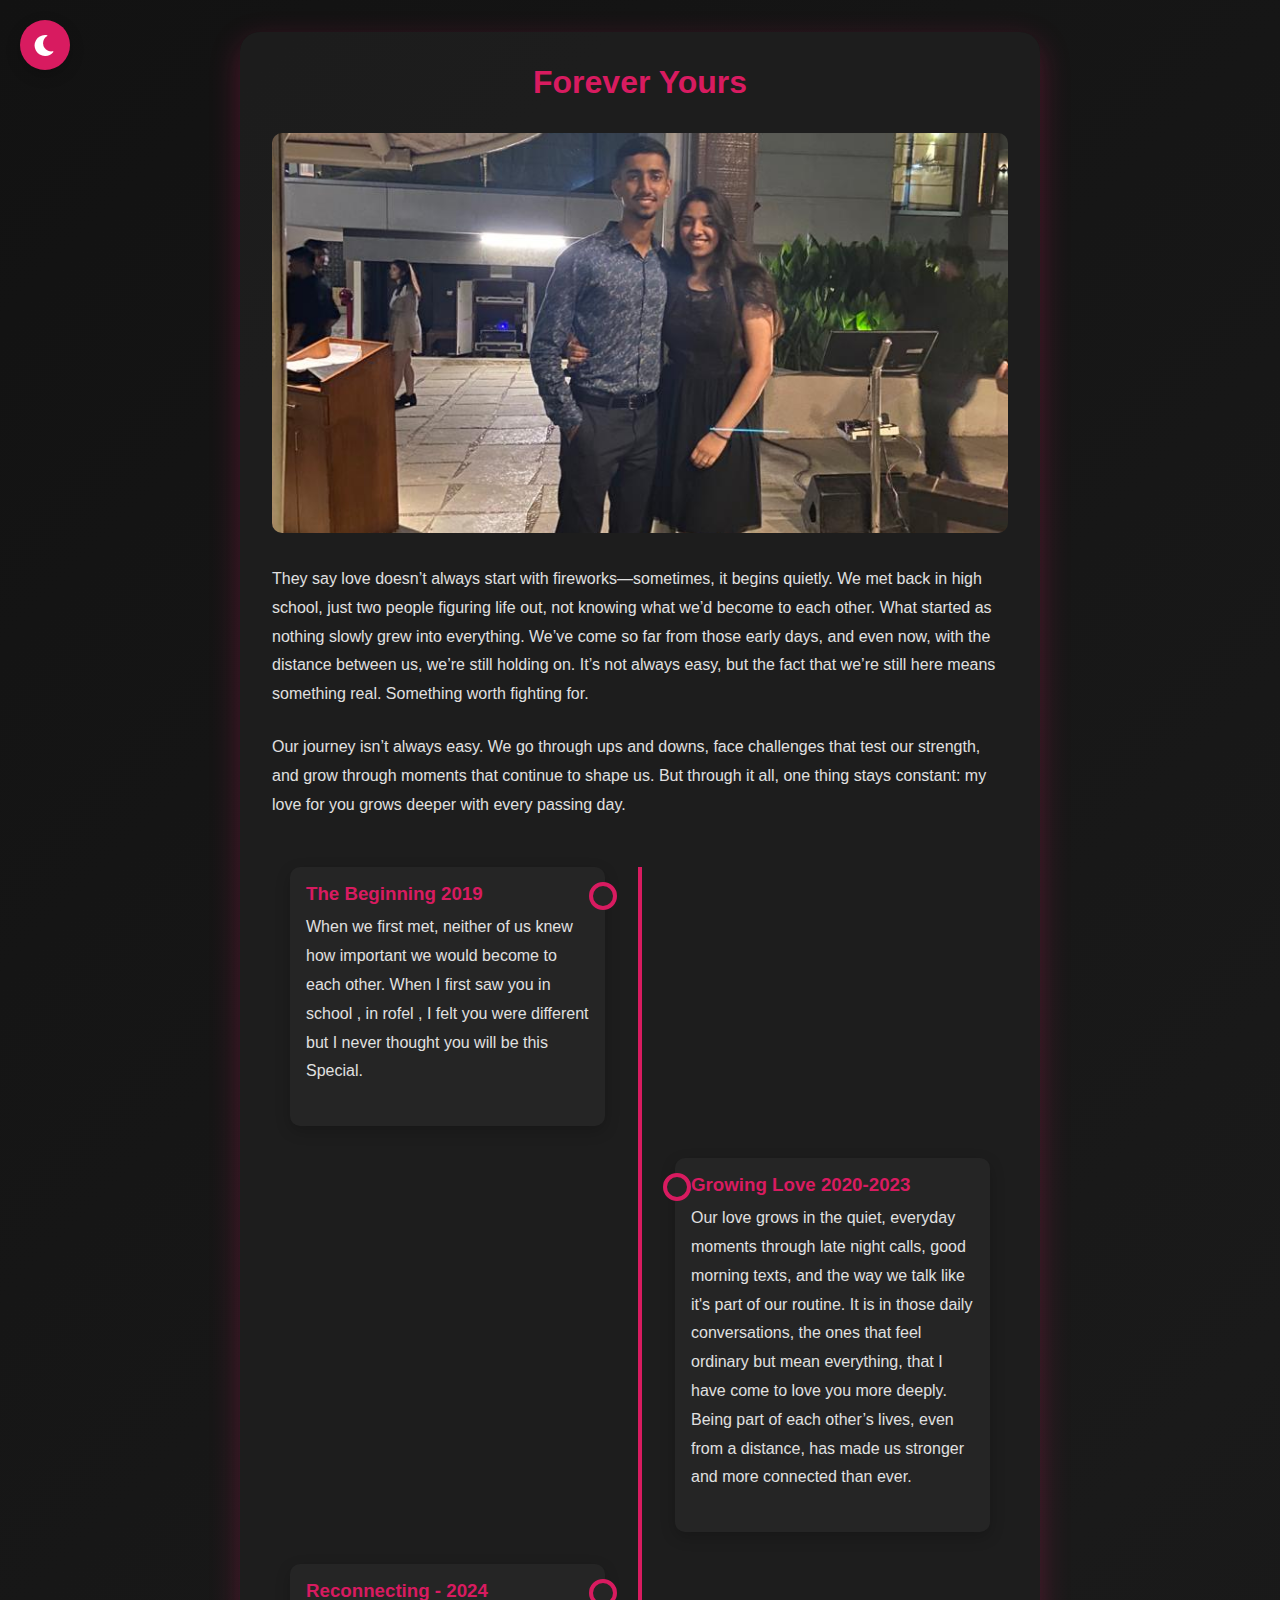
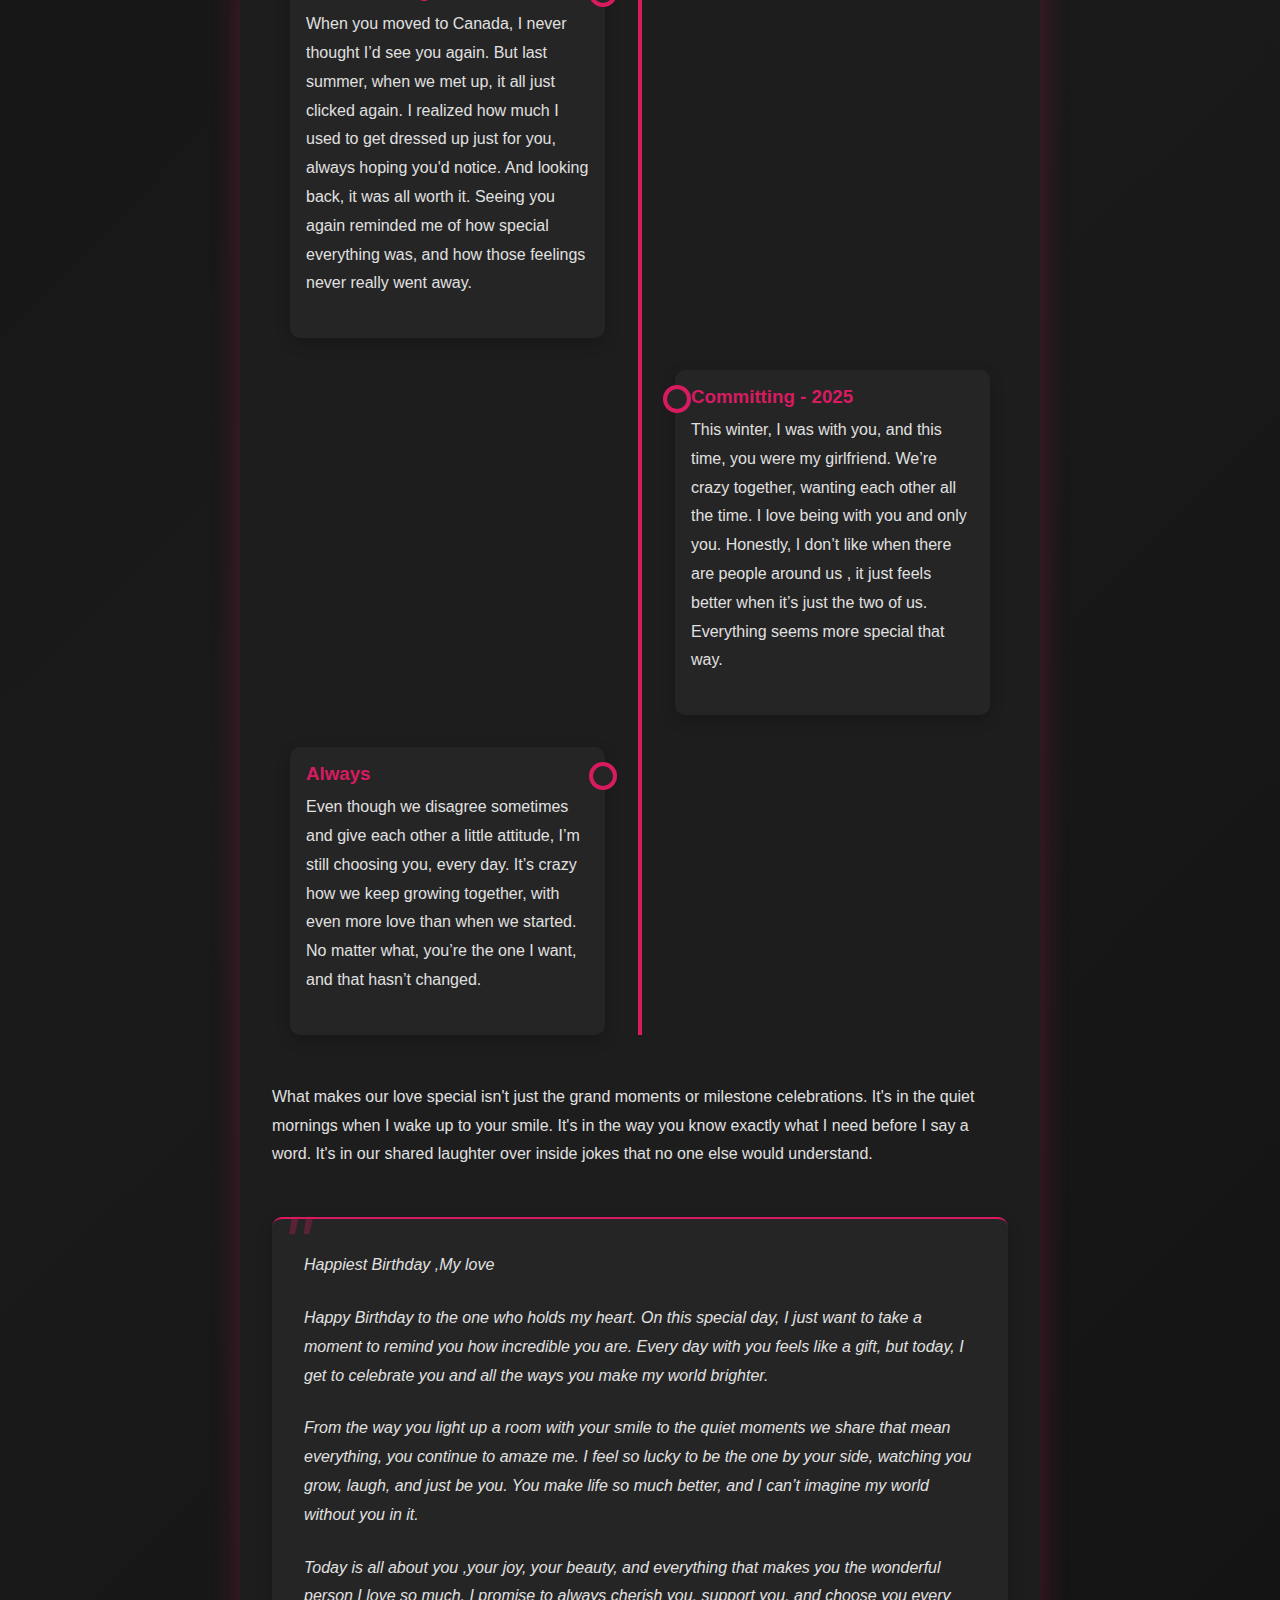
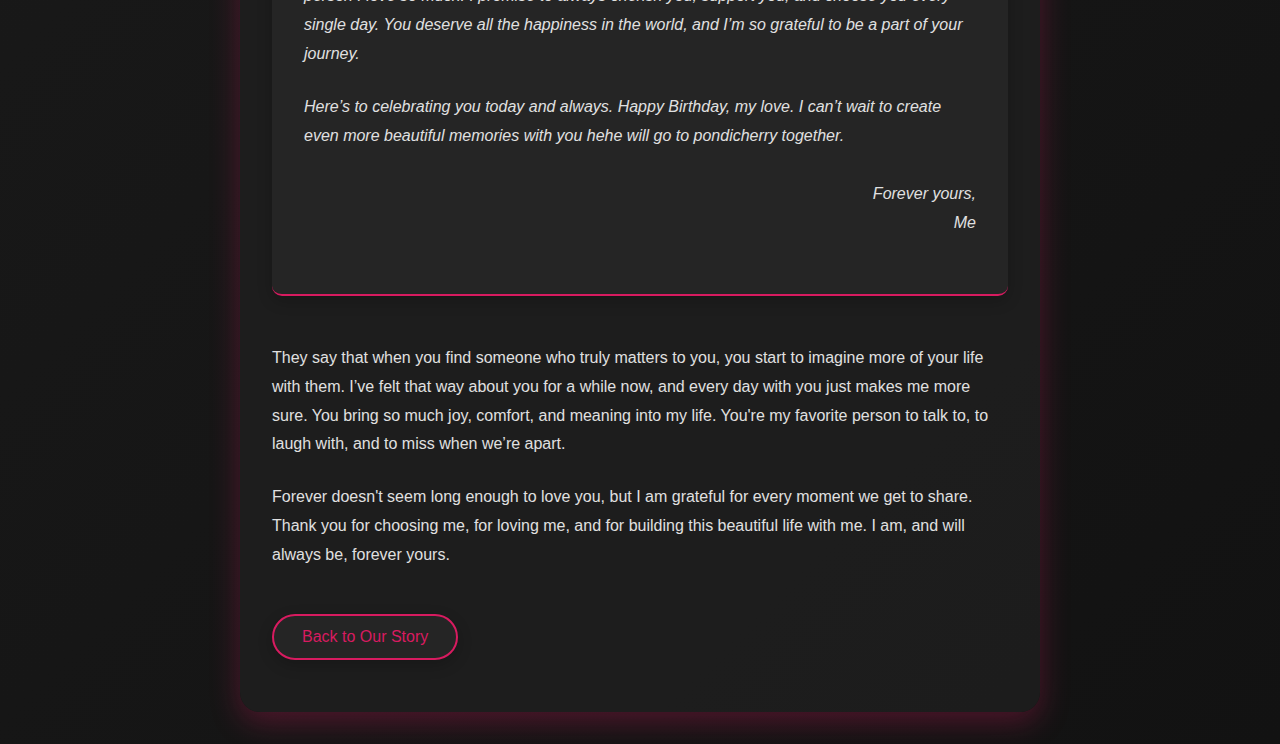
<file: forever-yours.html>
<!DOCTYPE html>
<html lang="en">

<head>
    <meta charset="UTF-8">
    <meta name="viewport" content="width=device-width, initial-scale=1.0">
    <link rel="stylesheet" href="https://cdnjs.cloudflare.com/ajax/libs/font-awesome/6.0.0/css/all.min.css">

    <title>Forever Yours</title>
    <style>
        * {
            margin: 0;
            padding: 0;
            box-sizing: border-box;
            font-family: 'Segoe UI', Tahoma, Geneva, Verdana, sans-serif;
            transition: background-color 0.3s ease, color 0.3s ease, border-color 0.3s ease, box-shadow 0.3s ease;
        }

        :root {
            /* Dark Theme Colors */
            --dark-bg-gradient: linear-gradient(135deg, #121212, #1a1a1a, #121212);
            --dark-container-bg: rgba(30, 30, 30, 0.9);
            --dark-text: #f1f3f5;
            --dark-secondary-text: #e0e0e0;
            --dark-accent: #d81b60;
            --dark-accent-hover: #e91e63;
            --dark-card-bg: #252525;
            --dark-shadow: rgba(0, 0, 0, 0.2);
            --dark-accent-shadow: rgba(216, 27, 96, 0.3);

            /* Light Theme Colors */
            --light-bg-gradient: linear-gradient(135deg, #ffccd5, #ffb6b9, #ffe3e3);
            --light-container-bg: rgba(255, 255, 255, 0.8);
            --light-text: #660000;
            --light-secondary-text: #cc3366;
            --light-accent: #ff4d6d;
            --light-accent-hover: #ff6f85;
            --light-card-bg: white;
            --light-shadow: rgba(255, 77, 109, 0.2);
            --light-accent-shadow: rgba(255, 77, 109, 0.3);

            /* Default to dark theme */
            --bg-gradient: var(--dark-bg-gradient);
            --container-bg: var(--dark-container-bg);
            --text: var(--dark-text);
            --secondary-text: var(--dark-secondary-text);
            --accent: var(--dark-accent);
            --accent-hover: var(--dark-accent-hover);
            --card-bg: var(--dark-card-bg);
            --shadow: var(--dark-shadow);
            --accent-shadow: var(--dark-accent-shadow);
        }

        body.light-theme {
            --bg-gradient: var(--light-bg-gradient);
            --container-bg: var(--light-container-bg);
            --text: var(--light-text);
            --secondary-text: var(--light-secondary-text);
            --accent: var(--light-accent);
            --accent-hover: var(--light-accent-hover);
            --card-bg: var(--light-card-bg);
            --shadow: var(--light-shadow);
            --accent-shadow: var(--light-accent-shadow);
        }

        body {
            background: var(--bg-gradient);
            color: var(--text);
            min-height: 100vh;
            padding: 2rem;
        }

        .container {
            max-width: 800px;
            margin: 0 auto;
            background: var(--container-bg);
            padding: 2rem;
            border-radius: 20px;
            box-shadow: 0 10px 30px var(--accent-shadow);
        }

        h1 {
            color: var(--accent);
            text-align: center;
            margin-bottom: 2rem;
        }

        .image-container {
            width: 100%;
            height: 400px;
            overflow: hidden;
            border-radius: 10px;
            margin-bottom: 2rem;
        }

        .image-container img {
            width: 100%;
            height: 100%;
            object-fit: cover;
        }

        p {
            line-height: 1.8;
            margin-bottom: 1.5rem;
            color: var(--secondary-text);
        }

        .back-btn {
            display: inline-block;
            padding: 0.8rem 1.5rem;
            background: var(--accent);
            color: white;
            text-decoration: none;
            border-radius: 30px;
            margin-top: 1rem;
            transition: all 0.3s ease;
        }

        .back-btn:hover {
            background: var(--accent-hover);
            transform: translateY(-3px);
        }

        .timeline {
            position: relative;
            max-width: 700px;
            margin: 3rem auto;
        }

        .timeline::after {
            content: '';
            position: absolute;
            width: 4px;
            background-color: var(--accent);
            top: 0;
            bottom: 0;
            left: 50%;
            margin-left: -2px;
        }

        .moment {
            position: relative;
            width: 45%;
            margin-bottom: 2rem;
        }

        .moment:nth-child(odd) {
            left: 0;
        }

        .moment:nth-child(even) {
            left: 55%;
        }

        .moment-content {
            padding: 1rem;
            background-color: var(--card-bg);
            border-radius: 10px;
            box-shadow: 0 5px 15px var(--shadow);
        }

        .moment-content h3 {
            color: var(--accent);
            margin-bottom: 0.5rem;
        }

        .moment::after {
            content: '';
            position: absolute;
            width: 20px;
            height: 20px;
            background-color: var(--card-bg);
            border: 4px solid var(--accent);
            border-radius: 50%;
            top: 15px;
            z-index: 1;
        }

        .moment:nth-child(odd)::after {
            right: -12px;
        }

        .moment:nth-child(even)::after {
            left: -12px;
        }

        .letter {
            background: var(--card-bg);
            padding: 2rem;
            border-radius: 10px;
            font-style: italic;
            margin: 3rem 0;
            position: relative;
            box-shadow: 0 5px 15px var(--shadow);
            border-top: 2px solid var(--accent);
            border-bottom: 2px solid var(--accent);
        }

        .letter::before {
            content: '"';
            font-size: 5rem;
            color: var(--accent);
            position: absolute;
            top: -20px;
            left: 10px;
            opacity: 0.3;
        }

        /* Theme Toggle Button */
        .theme-toggle {
            position: fixed;
            top: 20px;
            left: 20px;
            width: 50px;
            height: 50px;
            border-radius: 50%;
            background: var(--accent);
            border: none;
            color: white;
            cursor: pointer;
            display: flex;
            justify-content: center;
            align-items: center;
            font-size: 1.5rem;
            transition: all 0.3s ease;
            z-index: 1000;
            box-shadow: 0 5px 15px var(--shadow);
        }

        .theme-toggle:hover {
            transform: scale(1.1);
            background: var(--accent-hover);
        }

        .heart-button {
            background-color: var(--card-bg);
            color: var(--accent);
            border: 2px solid var(--accent);
            padding: 12px 28px;
            text-align: center;
            display: inline-block;
            font-size: 1rem;
            border-radius: 3rem;
            cursor: pointer;
            transition: all 0.4s ease;
            position: relative;
            margin: 20px auto;
            box-shadow: 0 5px 15px var(--shadow);
        }

        .heart-button:hover {
            background-color: var(--accent);
            color: white;
            border-color: var(--accent);
            box-shadow: 0 8px 20px var(--accent-shadow);
        }

        .heart-button i {
            transition: transform 0.4s ease;
            margin-right: 8px;
        }

        .heart-button:hover i {
            transform: scale(1.2);
            animation: heartbeat 1s infinite;
        }

        .signature {
            margin-top: 30px;
            font-style: italic;
            text-align: right;
        }
    </style>
</head>

<body>
    <div class="container">
        <h1>Forever Yours</h1>

        <div class="image-container">
            <img src="photos/img14.jpeg" alt="Forever Yours">
        </div>

        <p>They say love doesn’t always start with fireworks—sometimes, it begins quietly. We met back in high school,
            just two people figuring life out, not knowing what we’d become to each other. What started as nothing
            slowly grew into everything. We’ve come so far from those early days, and even now, with the distance
            between us, we’re still holding on. It’s not always easy, but the fact that we’re still here means something
            real. Something worth fighting for.</p>


        <p>Our journey isn’t always easy. We go through ups and downs, face challenges that test our strength, and grow
            through moments that continue to shape us. But through it all, one thing stays constant: my love for you
            grows deeper with every passing day.</p>

        <div class="timeline">
            <div class="moment">
                <div class="moment-content">
                    <h3>The Beginning 2019</h3>
                    <p>When we first met, neither of us knew how important we would become to each other.
                        When I first saw you in school , in rofel , I felt you were different but I never
                        thought you will be this Special.
                    </p>
                </div>
            </div>

            <div class="moment">
                <div class="moment-content">
                    <h3>Growing Love 2020-2023</h3>
                    <p>Our love grows in the quiet, everyday moments through late night calls, good morning texts, and
                        the way we talk like it's part of our routine. It is in those daily conversations, the ones that
                        feel ordinary but mean everything, that I have come to love you more deeply. Being part of each
                        other’s lives, even from a distance, has made us stronger and more connected than ever.</p>
                </div>
            </div>

            <div class="moment">
                <div class="moment-content">
                    <h3>Reconnecting - 2024</h3>
                    <p>When you moved to Canada, I never thought I’d see you again. But last summer, when we met up, it
                        all just clicked again. I realized how much I used to get dressed up just for you, always hoping
                        you'd notice. And looking back, it was all worth it. Seeing you again reminded me of how special
                        everything was, and how those feelings never really went away.</p>
                </div>
            </div>

            <div class="moment">
                <div class="moment-content">
                    <h3>Committing - 2025</h3>
                    <p>This winter, I was with you, and this time, you were my girlfriend. We’re crazy together, wanting
                        each other all the time. I love being with you and only you. Honestly, I don’t like when there
                        are people around us , it just feels better when it’s just the two of us. Everything seems more
                        special that way.</p>
                </div>
            </div>

            <div class="moment">
                <div class="moment-content">
                    <h3>Always</h3>
                    <p>Even though we disagree sometimes and give each other a little attitude, I’m still choosing you,
                        every day. It’s crazy how we keep growing together, with even more love than when we started. No
                        matter what, you’re the one I want, and that hasn’t changed.</p>
                </div>
            </div>
        </div>

        <p>What makes our love special isn't just the grand moments or milestone celebrations. It's in the quiet
            mornings when I wake up to your smile. It's in the way you know exactly what I need before I say a word.
            It's in our shared laughter over inside jokes that no one else would understand.</p>

        <div class="letter">
            <p>Happiest Birthday ,My love</p>
            <p>Happy Birthday to the one who holds my heart. On this special day, I just want to take a moment to remind
                you how incredible you are. Every day with you feels like a gift, but today, I get to celebrate you and
                all the ways you make my world brighter.</p>

            <p>From the way you light up a room with your smile to the quiet moments we share that mean everything, you
                continue to amaze me. I feel so lucky to be the one by your side, watching you grow, laugh, and just be
                you. You make life so much better, and I can’t imagine my world without you in it.</p>

            <p>Today is all about you ,your joy, your beauty, and everything that makes you the wonderful person I love
                so much. I promise to always cherish you, support you, and choose you every single day. You deserve all
                the happiness in the world, and I’m so grateful to be a part of your journey.</p>

            <p>Here’s to celebrating you today and always. Happy Birthday, my love. I can’t wait to create even more
                beautiful memories with you hehe will go to pondicherry together.</p>

            <p class="signature">Forever yours, <br>Me</p>
        </div>

        <p>They say that when you find someone who truly matters to you, you start to imagine more of your life with
            them. I’ve felt that way about you for a while now, and every day with you just makes me more sure. You
            bring so much joy, comfort, and meaning into my life. You're my favorite person to talk to, to laugh with,
            and to miss when we’re apart.</p>

        <p>Forever doesn't seem long enough to love you, but I am grateful for every moment we get to share. Thank you
            for choosing me, for loving me, and for building this beautiful life with me. I am, and will always be,
            forever yours.</p>

        <button class="heart-button" onclick="window.close()">Back to Our Story</button>
    </div>
</body>
<script>
    // Theme toggle functionality
    document.addEventListener('DOMContentLoaded', function () {
        // Create the theme toggle button
        const themeToggle = document.createElement('button');
        themeToggle.className = 'theme-toggle';
        themeToggle.innerHTML = '<i class="fas fa-moon"></i>'; // Assuming you're using Font Awesome
        document.body.appendChild(themeToggle);

        // Check for saved theme preference or default to dark
        const savedTheme = localStorage.getItem('theme') || 'dark';
        if (savedTheme === 'light') {
            document.body.classList.add('light-theme');
            themeToggle.innerHTML = '<i class="fas fa-sun"></i>';
        }

        // Toggle theme when button is clicked
        themeToggle.addEventListener('click', function () {
            document.body.classList.toggle('light-theme');

            // Save theme preference
            const currentTheme = document.body.classList.contains('light-theme') ? 'light' : 'dark';
            localStorage.setItem('theme', currentTheme);

            // Update button icon
            if (currentTheme === 'light') {
                themeToggle.innerHTML = '<i class="fas fa-sun"></i>';
            } else {
                themeToggle.innerHTML = '<i class="fas fa-moon"></i>';
            }
        });
    });
</script>

</html>
</file>
